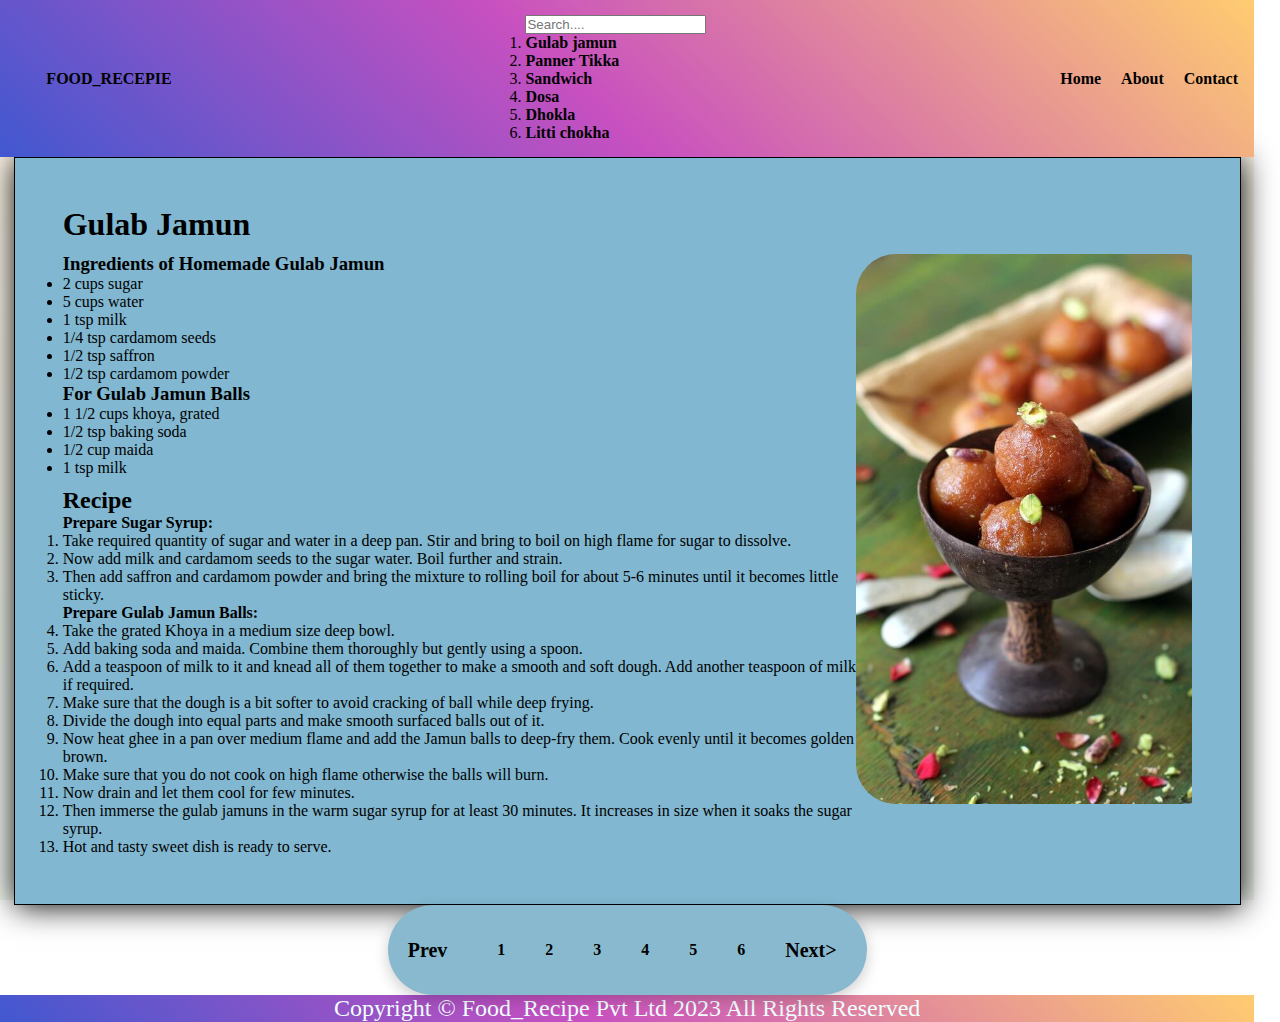
<file: index.html>
<!DOCTYPE html>
<html lang="en">
<head>
    <meta charset="UTF-8">
    <meta name="viewport" content="width=device-width, initial-scale=1.0">
    <title>FOOD_RECEPIE</title>
    <link rel="stylesheet" href="style.css">
    <script>
      function search_recipe() {
        let input = document.getElementById('search').value
        input=input.toLowerCase();
        let x = document.getElementsByClassName('rec');
          
        for (i = 0; i < x.length; i++) { 
            if (!x[i].innerHTML.toLowerCase().includes(input)) {
                x[i].style.display="none";
            }
            else {
                x[i].style.display="list-item";                 
            }
        }
    }
    </script>

</head>
<body>
   <div class="container">
    <header>
      <div class="navContainer">
           <nav>
            <ul id="nav">
                <li>
                  <p id="navLogo">FOOD_RECEPIE</p>
                </li>
                <div>
                   <input type="text" placeholder="Search...." id="search" onkeyup="search_recipe()" name="search">
                   <ol id="Searchbar">
                    <li class="rec"><a href="index.html">Gulab jamun</a></li>
                    <li class="rec"><a href="food.html">Panner Tikka</a></li>
                    <li class="rec"><a href="sandwich.html">Sandwich</a></li>
                    <li class="rec"><a href="Dosa.html">Dosa</a></li>
                    <li class="rec"><a href="Dhokla.html">Dhokla</a></li>
                    <li class="rec"><a href="Liti.html">Litti chokha</a></li>
                   </ol>
                </div>
                <li>
                   <div id="navItems">
                      <a href="index.html">Home</a>
                      <a href="About.html">About</a>
                      <a href="contact.html">Contact</a>
                   </div>
                </li>
            </ul>
            
           </nav>
      </div>
    </header>

    <main>
      <div class="contentbox">
         <section>
            <div class="item">
                <div class="leftBox">
                   <div>
                    <h1>Gulab Jamun</h1>
                    
                   </div>
                   <div>
                    <ul class="ingbox">
                        <h3>Ingredients of Homemade Gulab Jamun</h3>
                        <li>2 cups sugar</li>
                        <li>5 cups water</li>
                        <li>1 tsp milk</li>
                        <li>1/4 tsp cardamom seeds</li>
                        <li>1/2 tsp saffron</li>
                        <li>1/2 tsp cardamom powder</li>
                        <h3>For Gulab Jamun Balls</h3>
                        <li>1 1/2 cups khoya, grated</li>
                        <li>1/2 tsp baking soda</li>
                        <li>1/2 cup maida</li>
                        <li>1 tsp milk</li>
                    </ul>
                </div>
                    <div>
                        <ol class="recbox">
                        <h2>Recipe</h2>
                        <h4>Prepare Sugar Syrup:</h4>
                        <li>Take required quantity of sugar and water in a deep pan. Stir and bring to boil on high flame for sugar to dissolve.</li>
                        <li>Now add milk and cardamom seeds to the sugar water. Boil further and strain.</li>
                        <li>Then add saffron and cardamom powder and bring the mixture to rolling boil for about 5-6 minutes until it becomes little sticky.</li>
                        <h4>Prepare Gulab Jamun Balls:</h4>
                        <li>Take the grated Khoya in a medium size deep bowl.</li>
                        <li>Add baking soda and maida. Combine them thoroughly but gently using a spoon.</li>
                        <li>Add a teaspoon of milk to it and knead all of them together to make a smooth and soft dough. Add another teaspoon of milk if required.</li>
                        <li>Make sure that the dough is a bit softer to avoid cracking of ball while deep frying.</li>
                        <li>Divide the dough into equal parts and make smooth surfaced balls out of it.</li>
                        <li>Now heat ghee in a pan over medium flame and add the Jamun balls to deep-fry them. Cook evenly until it becomes golden brown.</li>
                        <li>Make sure that you do not cook on high flame otherwise the balls will burn.</li>
                        <li>Now drain and let them cool for few minutes.</li>
                        <li>Then immerse the gulab jamuns in the warm sugar syrup for at least 30 minutes. It increases in size when it soaks the sugar syrup.</li>
                        <li>Hot and tasty sweet dish is ready to serve.</li>
                    </ol>
                    </div>
                   
                </div>
                <div class="rightBox">
                  <img src="bread-gulab-jamun-recipe.jpg" alt="gulab jamun">
                  <div class="overlay">
                    <span>Click Here To Buy</span>
                  </div>
                </div>
            </div>
         </section>
      </div>
      <div class="box">
      <ul  class="box1">
        <li><a href="index.html" class="prev">Prev</a></li>
        <li class="pagenumber "><a href="index.html">1</a></li>
        <li class="pagenumber"><a href="food.html">2</a></li>
        <li class="pagenumber"><a href="sandwich.html">3</a></li>
        <li class="pagenumber"><a href="Dosa.html">4</a></li>
        <li class="pagenumber"><a href="Dhokla.html">5</a></li>
        <li class="pagenumber"><a href="Liti.html">6</a></li>
        <li><a href="food.html" class="next">Next></a></li>
      </ul>
    </div>
    </main>
    

    <section>
        <div class="footer">
            <p>Copyright &copy; Food_Recipe Pvt Ltd 2023 All Rights Reserved</p>
        </div>
    </section>
   </div> 
   <script src="http://code.jquery.com/jquery-3.4.1.js"></script>
   <script type="text/javascript">
    $(document).ready(function(){
      $('.next').click(function(){
         $('.box1').find('.pagenumber.active').next().
         addClass('active');
         $('.box1').find('.pagenumber.active').prev().
         removeClass('active');
      })
    })
    $(document).ready(function(){
      $('.prev').click(function(){
         $('.box1').find('.pagenumber.active').prev().
         addClass('active');
         $('.box1').find('.pagenumber.active').next().
         removeClass('active');
      })
    })
  </script>
</body>
</html>
</file>
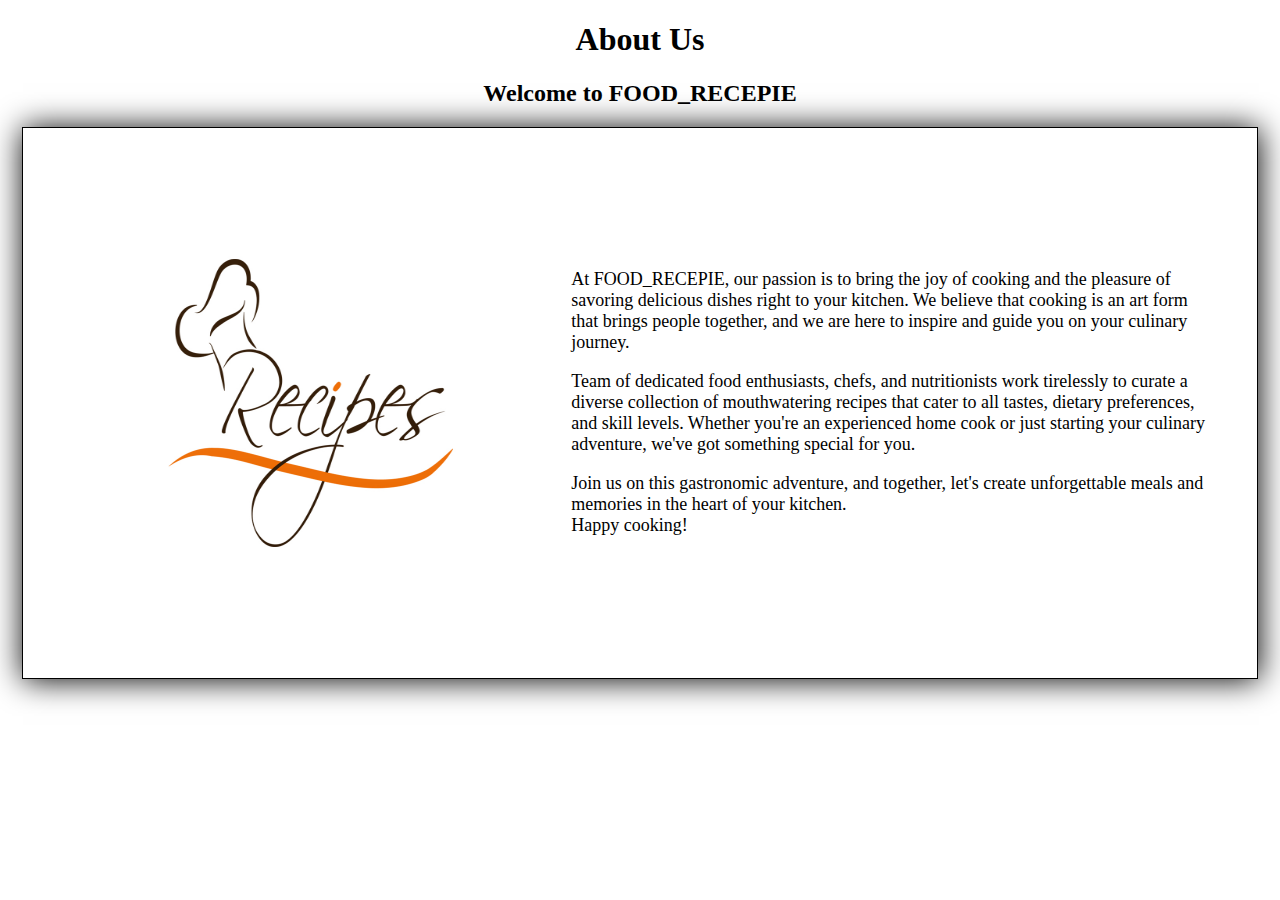
<file: About.html>
<!DOCTYPE html>
<html lang="en">
<head>
    <meta charset="UTF-8">
    <meta name="viewport" content="width=device-width, initial-scale=1.0">
    <title>About us</title>
    <link rel="stylesheet" href="About.css">
</head>
<body>
   <div class="heading">
    <h1>About Us</h1>
    <h2>Welcome to FOOD_RECEPIE</h2>
   </div>
   <div class="container">
    <section class = "about">
        <div class="aboutimage">
           <img src="25224_294121_10150_image.jpg" alt="Image">
        </div>
        <div class="content">
            <p> At FOOD_RECEPIE, our passion is to bring the joy of cooking and the pleasure of savoring delicious dishes right to your kitchen. We believe that cooking is an art form that brings people together, and we are here to inspire and guide you on your culinary journey.</p>

            <p> Team of dedicated food enthusiasts, chefs, and nutritionists work tirelessly to curate a diverse collection of mouthwatering recipes that cater to all tastes, dietary preferences, and skill levels. Whether you're an experienced home cook or just starting your culinary adventure, we've got something special for you.</p>
             <p> Join us on this gastronomic adventure, and together, let's create unforgettable meals and memories in the heart of your kitchen.
                 <br>
                Happy cooking!</p>
        </div>
    </section>
   </div>
</body>
</html>
</file>
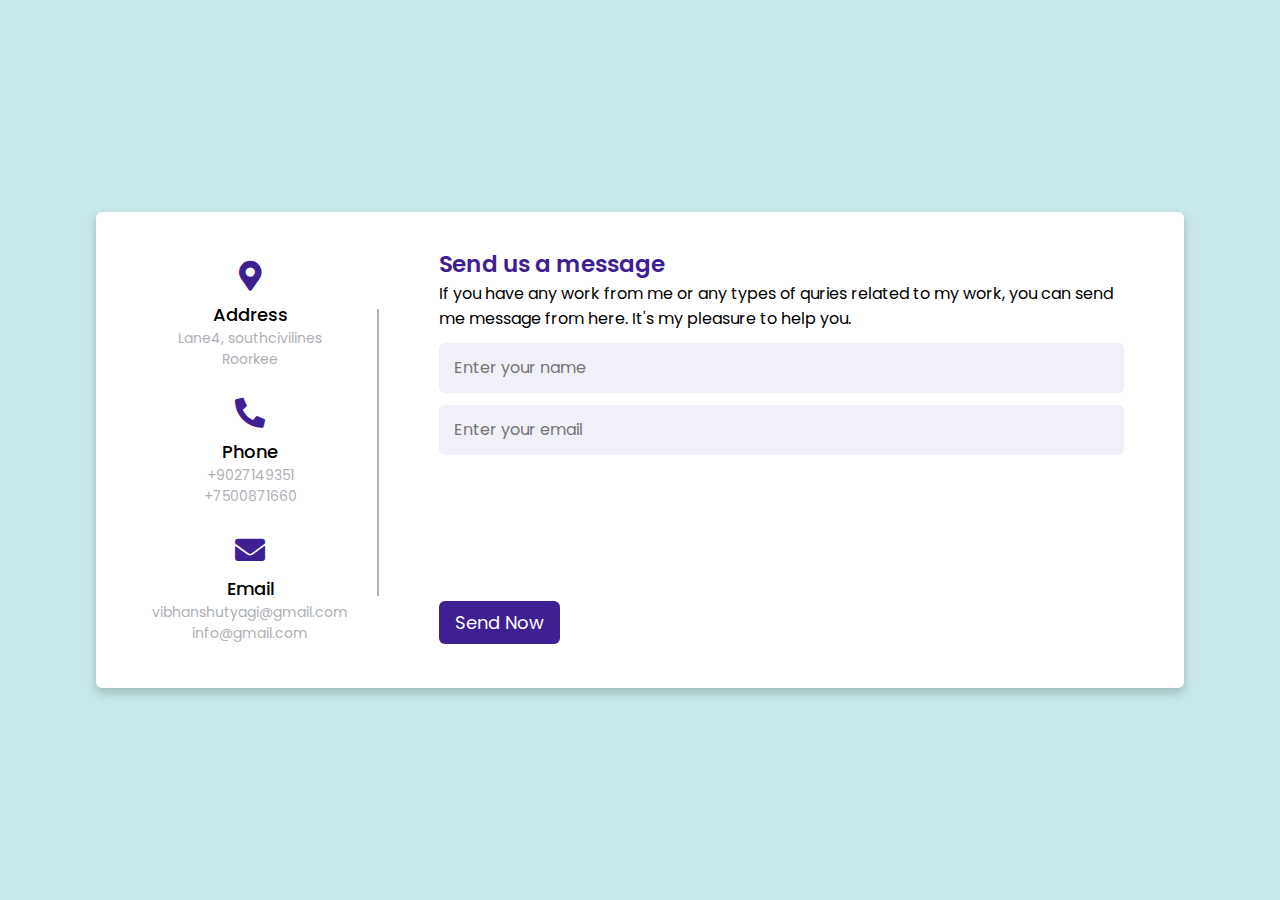
<file: contact.html>
<!DOCTYPE html>
<html lang="en" dir="ltr">
  <head>
    <meta charset="UTF-8">
    <title> Responsive Contact Us Form  | FOOD_RECEPIE</title>
    <link rel="stylesheet" href="contact.css">
    <!-- Fontawesome CDN Link -->
    <link rel="stylesheet" href="https://cdnjs.cloudflare.com/ajax/libs/font-awesome/5.15.2/css/all.min.css"/>
     <meta name="viewport" content="width=device-width, initial-scale=1.0">
   </head>
<body>
  <div class="container">
    <div class="content">
      <div class="left-side">
        <div class="address details">
          <i class="fas fa-map-marker-alt"></i>
          <div class="topic">Address</div>
          <div class="text-one">Lane4, southcivilines</div>
          <div class="text-two">Roorkee</div>
        </div>
        <div class="phone details">
          <i class="fas fa-phone-alt"></i>
          <div class="topic">Phone</div>
          <div class="text-one">+9027149351</div>
          <div class="text-two">+7500871660</div>
        </div>
        <div class="email details">
          <i class="fas fa-envelope"></i>
          <div class="topic">Email</div>
          <div class="text-one">vibhanshutyagi@gmail.com</div>
          <div class="text-two">info@gmail.com</div>
        </div>
      </div>
      <div class="right-side">
        <div class="topic-text">Send us a message</div>
        <p>If you have any work from me or any types of quries related to my work, you can send me message from here. It's my pleasure to help you.</p>
      <form action="#">
        <div class="input-box">
          <input type="text" id="txtname" placeholder="Enter your name">
        </div>
        <div class="input-box">
          <input type="text" id="txtEmail" placeholder="Enter your email">
        </div>
        <div class="input-box message-box">
          
        </div>
        <div class="button">
          <input type="button" value="Send Now" onclick="saveFile()" />
        </div>
      </form>
    </div>
    </div>
  </div>
</body>
</html>

<script>
    // Script to save the form data in a text file.
  
    function saveFile() {
      var e = document.getElementById("txtname"),
          n = document.getElementById("txtEmail"),
          l = "\r Name: " + e.value +
          " \r\n Email: " + n.value,
          d = new Blob([l], { type: "text/plain" }),
          m = document.createElement("a");
      m.download = "formData.txt",
      window.navigator && window.navigator.msSaveOrOpenBlob ? window.navigator.msSaveBlob(d, "formData.txt") : (null != window.webkitURL ? m.href = window.webkitURL.createObjectURL(d) : (m.href = window.URL.createObjectURL(d),
      m.style.display = "none",
      document.body.appendChild(m)), 
      m.click())
    }
</script>
</file>
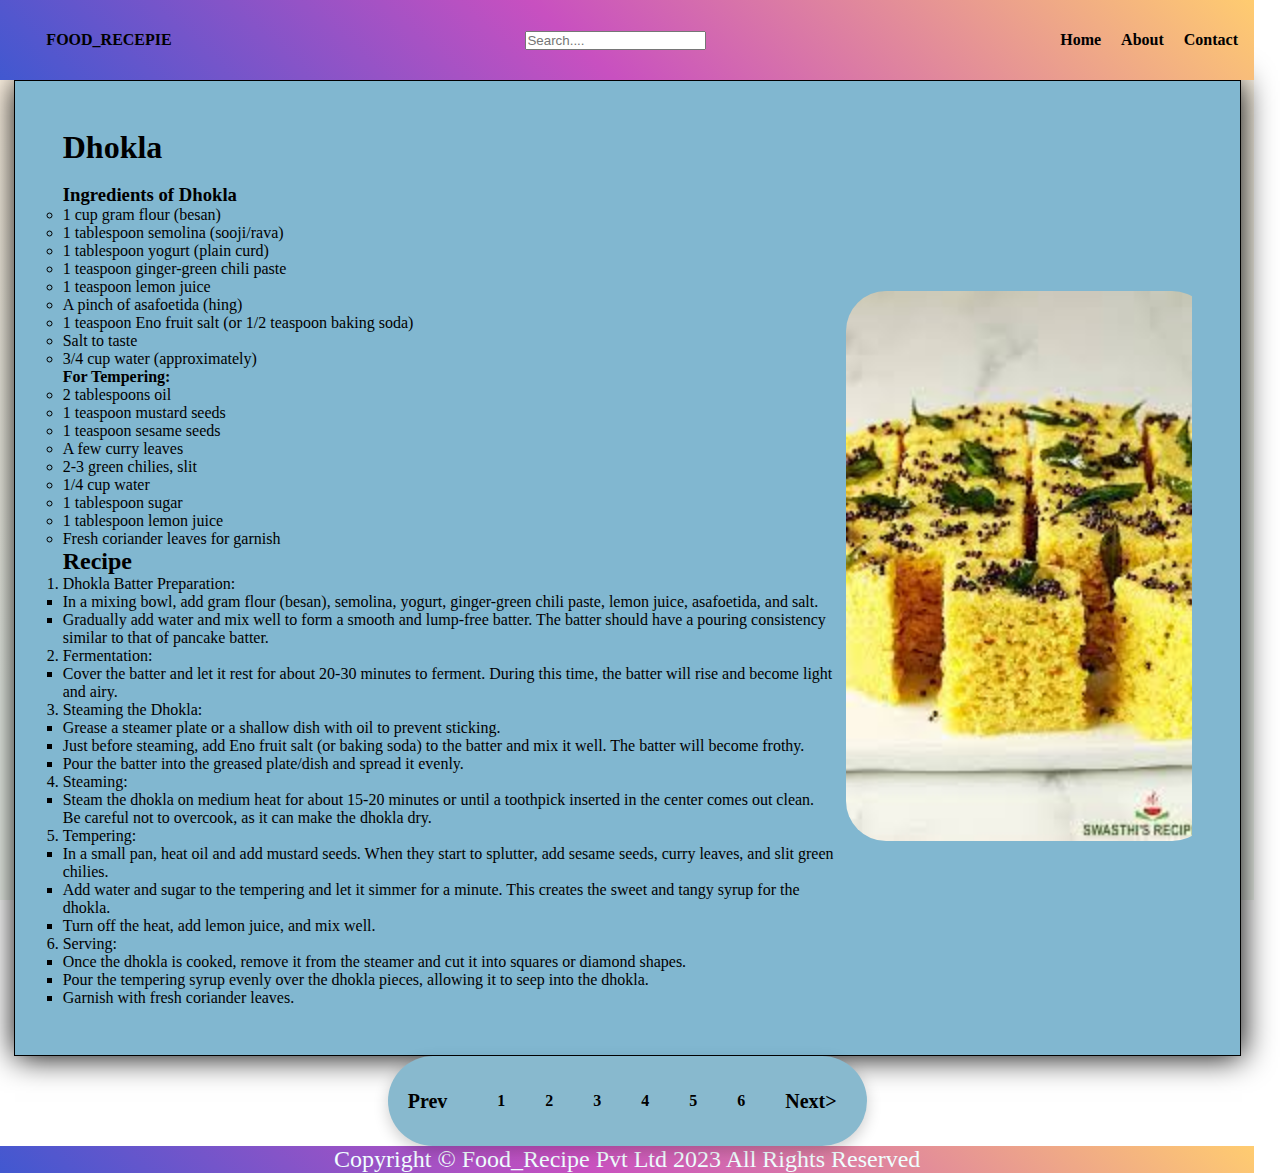
<file: Dhokla.html>
<!DOCTYPE html>
<html lang="en">
<head>
    <meta charset="UTF-8">
    <meta name="viewport" content="width=device-width, initial-scale=1.0">
    <title>FOOD_RECEPIE</title>
    <link rel="stylesheet" href="style.css">

</head>
<body>
   <div class="container">
    <header>
      <div class="navContainer">
           <nav>
            <ul id="nav">
                <li>
                  <p id="navLogo">FOOD_RECEPIE</p>
                </li>
                <div>
                   <input type="text" placeholder="Search...." class="search">
                </div>
                <li>
                   <div id="navItems">
                      <a href="index.html">Home</a>
                      <a href="About.html">About</a>
                      <a href="contact.html">Contact</a>
                   </div>
                </li>
            </ul>
            
           </nav>
      </div>
    </header>

    <main>
      <div class="contentbox">
         <section>
            <div class="item">
                <div class="leftBox1">
                   <div>
                    <h1> Dhokla </h1>
                  
                   </div>
                   <div>
                    <br>
                    <ul class="ingbox1">
                        <h3>Ingredients of Dhokla </h3>
                          <ul>
                            <li>1 cup gram flour (besan)</li>
                            <li>1 tablespoon semolina (sooji/rava)</li>
                            <li>1 tablespoon yogurt (plain curd)</li>
                            <li>1 teaspoon ginger-green chili paste</li>
                            <li>1 teaspoon lemon juice</li>
                            <li>A pinch of asafoetida (hing)</li>
                            <li>1 teaspoon Eno fruit salt (or 1/2 teaspoon baking soda)</li>
                            <li>Salt to taste</li>
                            <li>3/4 cup water (approximately)</li>
                          </ul>
                        
                          <h4>For Tempering:</h4>
                          <ul>
                            <li>2 tablespoons oil</li>
                            <li>1 teaspoon mustard seeds</li>
                            <li>1 teaspoon sesame seeds</li>
                            <li>A few curry leaves</li>
                            <li>2-3 green chilies, slit</li>
                            <li>1/4 cup water</li>
                            <li>1 tablespoon sugar</li>
                            <li>1 tablespoon lemon juice</li>
                            <li>Fresh coriander leaves for garnish</li>
                          </ul>
                    
                    </ul>
                </div>
                    <div>
                        <ol class="recbox1">
                        <h2>Recipe</h2>
                        <ol>
                            <li>Dhokla Batter Preparation:
                              <ul>
                                <li>In a mixing bowl, add gram flour (besan), semolina, yogurt, ginger-green chili paste, lemon juice, asafoetida, and salt.</li>
                                <li>Gradually add water and mix well to form a smooth and lump-free batter. The batter should have a pouring consistency <br> similar to that of pancake batter.</li>
                              </ul>
                            </li>
                        
                            <li>Fermentation:
                              <ul>
                                <li>Cover the batter and let it rest for about 20-30 minutes to ferment. During this time, the batter will rise and become light and airy.</li>
                              </ul>
                            </li>
                        
                            <li>Steaming the Dhokla:
                              <ul>
                                <li>Grease a steamer plate or a shallow dish with oil to prevent sticking.</li>
                                <li>Just before steaming, add Eno fruit salt (or baking soda) to the batter and mix it well. The batter will become frothy.</li>
                                <li>Pour the batter into the greased plate/dish and spread it evenly.</li>
                              </ul>
                            </li>
                        
                            <li>Steaming:
                              <ul>
                                <li>Steam the dhokla on medium heat for about 15-20 minutes or until a toothpick inserted in the center comes out clean. <br> Be careful not to overcook, as it can make the dhokla dry.</li>
                              </ul>
                            </li>
                        
                            <li>Tempering:
                              <ul>
                                <li>In a small pan, heat oil and add mustard seeds. When they start to splutter, add sesame seeds, curry leaves, and slit green chilies.</li>
                                <li>Add water and sugar to the tempering and let it simmer for a minute. This creates the sweet and tangy syrup for the dhokla.</li>
                                <li>Turn off the heat, add lemon juice, and mix well.</li>
                              </ul>
                            </li>
                        
                            <li>Serving:
                              <ul>
                                <li>Once the dhokla is cooked, remove it from the steamer and cut it into squares or diamond shapes.</li>
                                <li>Pour the tempering syrup evenly over the dhokla pieces, allowing it to seep into the dhokla.</li>
                                <li>Garnish with fresh coriander leaves.</li>
                              </ul>
                            </li>
                          </ol>
                    </ol>
                    </div>
                   
                </div>
                <div class="rightBox">
                  <img src="DG.html" alt="gulab jamun">
                  <div class="overlay">
                    <span>Click Here To Buy</span>
                  </div>
                </div>
            </div>
         </section>
      </div>
      <div class="box">
      <ul  class="box1">
        <li><a href="Dosa.html" class="prev">Prev</a></li>
        <li class="pagenumber "><a href="index.html">1</a></li>
        <li class="pagenumber"><a href="food.html">2</a></li>
        <li class="pagenumber"><a href="sandwich.html">3</a></li>
        <li class="pagenumber"><a href="Dosa.html">4</a></li>
        <li class="pagenumber"><a href="Dhokla.html">5</a></li>
        <li class="pagenumber"><a href="Liti.html">6</a></li>
        <li><a href="sandwich.html" class="next">Next></a></li>
      </ul>
    </div>
    </main>
    

    <section>
        <div class="footer">
            <p>Copyright &copy; Food_Recipe Pvt Ltd 2023 All Rights Reserved</p>
        </div>
    </section>
   </div> 
</body>
</html>
</file>
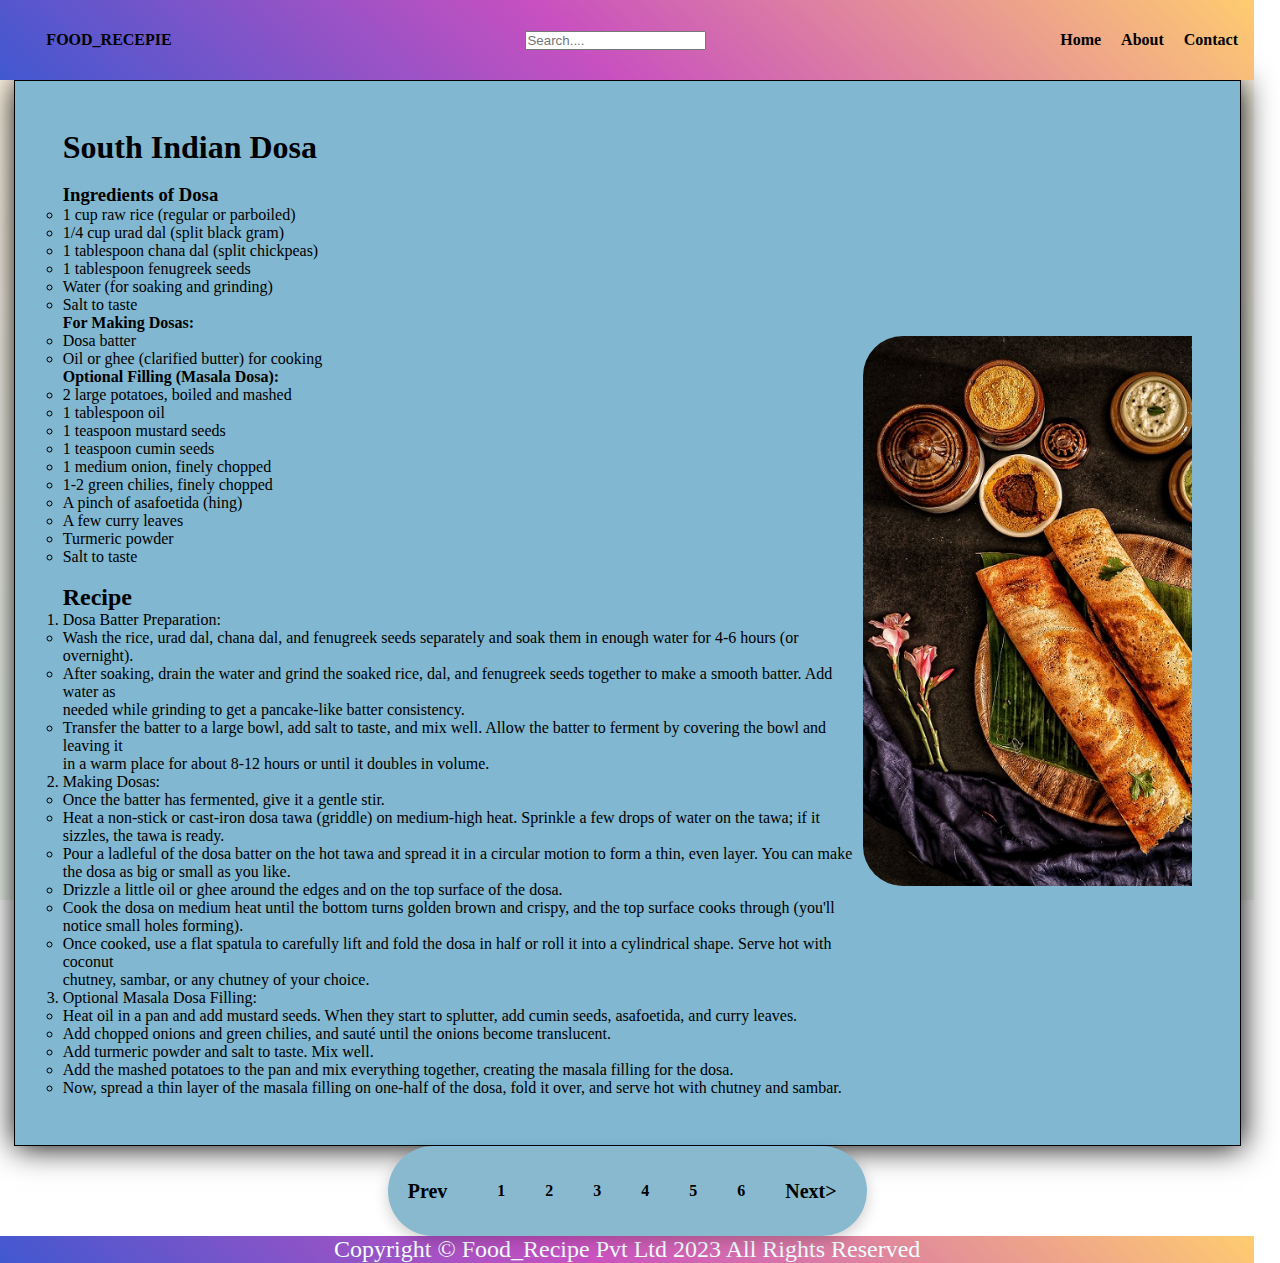
<file: Dosa.html>
<!DOCTYPE html>
<html lang="en">
<head>
    <meta charset="UTF-8">
    <meta name="viewport" content="width=device-width, initial-scale=1.0">
    <title>FOOD_RECEPIE</title>
    <link rel="stylesheet" href="style.css">

</head>
<body>
   <div class="container">
    <header>
      <div class="navContainer">
           <nav>
            <ul id="nav">
                <li>
                  <p id="navLogo">FOOD_RECEPIE</p>
                </li>
                <div>
                   <input type="text" placeholder="Search...." class="search">
                </div>
                <li>
                   <div id="navItems">
                      <a href="index.html">Home</a>
                      <a href="About.html">About</a>
                      <a href="contact.html">Contact</a>
                   </div>
                </li>
            </ul>
            
           </nav>
      </div>
    </header>

    <main>
      <div class="contentbox">
         <section>
            <div class="item">
                <div class="leftBox2">
                   <div>
                    <h1> South Indian Dosa </h1>
                  
                   </div>
                   <div>
                    <br>
                    <ul class="ingbox2">
                        <h3>Ingredients of Dosa </h3>
                        <ul>
                            <li>1 cup raw rice (regular or parboiled)</li>
                            <li>1/4 cup urad dal (split black gram)</li>
                            <li>1 tablespoon chana dal (split chickpeas)</li>
                            <li>1 tablespoon fenugreek seeds</li>
                            <li>Water (for soaking and grinding)</li>
                            <li>Salt to taste</li>
                          </ul>
                        
                          <h4>For Making Dosas:</h4>
                          <ul>
                            <li>Dosa batter</li>
                            <li>Oil or ghee (clarified butter) for cooking</li>
                          </ul>
                        
                          <h4>Optional Filling (Masala Dosa):</h4>
                          <ul>
                            <li>2 large potatoes, boiled and mashed</li>
                            <li>1 tablespoon oil</li>
                            <li>1 teaspoon mustard seeds</li>
                            <li>1 teaspoon cumin seeds</li>
                            <li>1 medium onion, finely chopped</li>
                            <li>1-2 green chilies, finely chopped</li>
                            <li>A pinch of asafoetida (hing)</li>
                            <li>A few curry leaves</li>
                            <li>Turmeric powder</li>
                            <li>Salt to taste</li>
                          </ul>
                </div>
                    <div>
                        <ol class="recbox2">
                        <br>
                        <h2>Recipe</h2>
                        
                            <li>Dosa Batter Preparation:
                              <ul>
                                <li>Wash the rice, urad dal, chana dal, and fenugreek seeds separately and soak them in enough water for 4-6 hours (or overnight).</li>
                                <li>After soaking, drain the water and grind the soaked rice, dal, and fenugreek seeds together to make a smooth batter. Add water as <br> needed while grinding to get a pancake-like batter consistency.</li>
                                <li>Transfer the batter to a large bowl, add salt to taste, and mix well. Allow the batter to ferment by covering the bowl and leaving it <br> in a warm place for about  8-12 hours or until it doubles in volume.</li>
                              </ul>
                            </li>
                            
                            <li>Making Dosas:
                              <ul>
                                <li>Once the batter has fermented, give it a gentle stir.</li>
                                <li>Heat a non-stick or cast-iron dosa tawa (griddle) on medium-high heat. Sprinkle a few drops of water on the tawa; if it sizzles, the tawa is ready.</li>
                                <li>Pour a ladleful of the dosa batter on the hot tawa and spread it in a circular motion to form a thin, even layer. You can make the dosa as big or small as you like.</li>
                                <li>Drizzle a little oil or ghee around the edges and on the top surface of the dosa.</li>
                                <li>Cook the dosa on medium heat until the bottom turns golden brown and crispy, and the top surface cooks through (you'll notice small holes forming).</li>
                                <li>Once cooked, use a flat spatula to carefully lift and fold the dosa in half or roll it into a cylindrical shape. Serve hot with coconut <br> chutney, sambar, or any chutney of your choice.</li>
                              </ul>
                            </li>
                            
                            <li>Optional Masala Dosa Filling:
                              <ul>
                                <li>Heat oil in a pan and add mustard seeds. When they start to splutter, add cumin seeds, asafoetida, and curry leaves.</li>
                                <li>Add chopped onions and green chilies, and sauté until the onions become translucent.</li>
                                <li>Add turmeric powder and salt to taste. Mix well.</li>
                                <li>Add the mashed potatoes to the pan and mix everything together, creating the masala filling for the dosa.</li>
                                <li>Now, spread a thin layer of the masala filling on one-half of the dosa, fold it over, and serve hot with chutney and sambar.</li>
                              </ul>
                            </li>
                    </ol>
                    </div>
                   
                </div>
                <div class="rightBox">
                  <img src="SID.jpg" alt="gulab jamun">
                  <div class="overlay">
                    <span>Click Here To Buy</span>
                  </div>
                </div>
            </div>
         </section>
      </div>
      <div class="box">
      <ul  class="box1">
        <li><a href="food.html" class="prev">Prev</a></li>
        <li class="pagenumber "><a href="index.html">1</a></li>
        <li class="pagenumber"><a href="food.html">2</a></li>
        <li class="pagenumber"><a href="sandwich.html">3</a></li>
        <li class="pagenumber"><a href="Dosa.html">4</a></li>
        <li class="pagenumber"><a href="Dhokla.html">5</a></li>
        <li class="pagenumber"><a href="Liti.html">6</a></li>
        <li><a href="Dhokla.html" class="next">Next></a></li>
      </ul>
    </div>
    </main>
    

    <section>
        <div class="footer">
            <p>Copyright &copy; Food_Recipe Pvt Ltd 2023 All Rights Reserved</p>
        </div>
    </section>
   </div> 
</body>
</html>
</file>
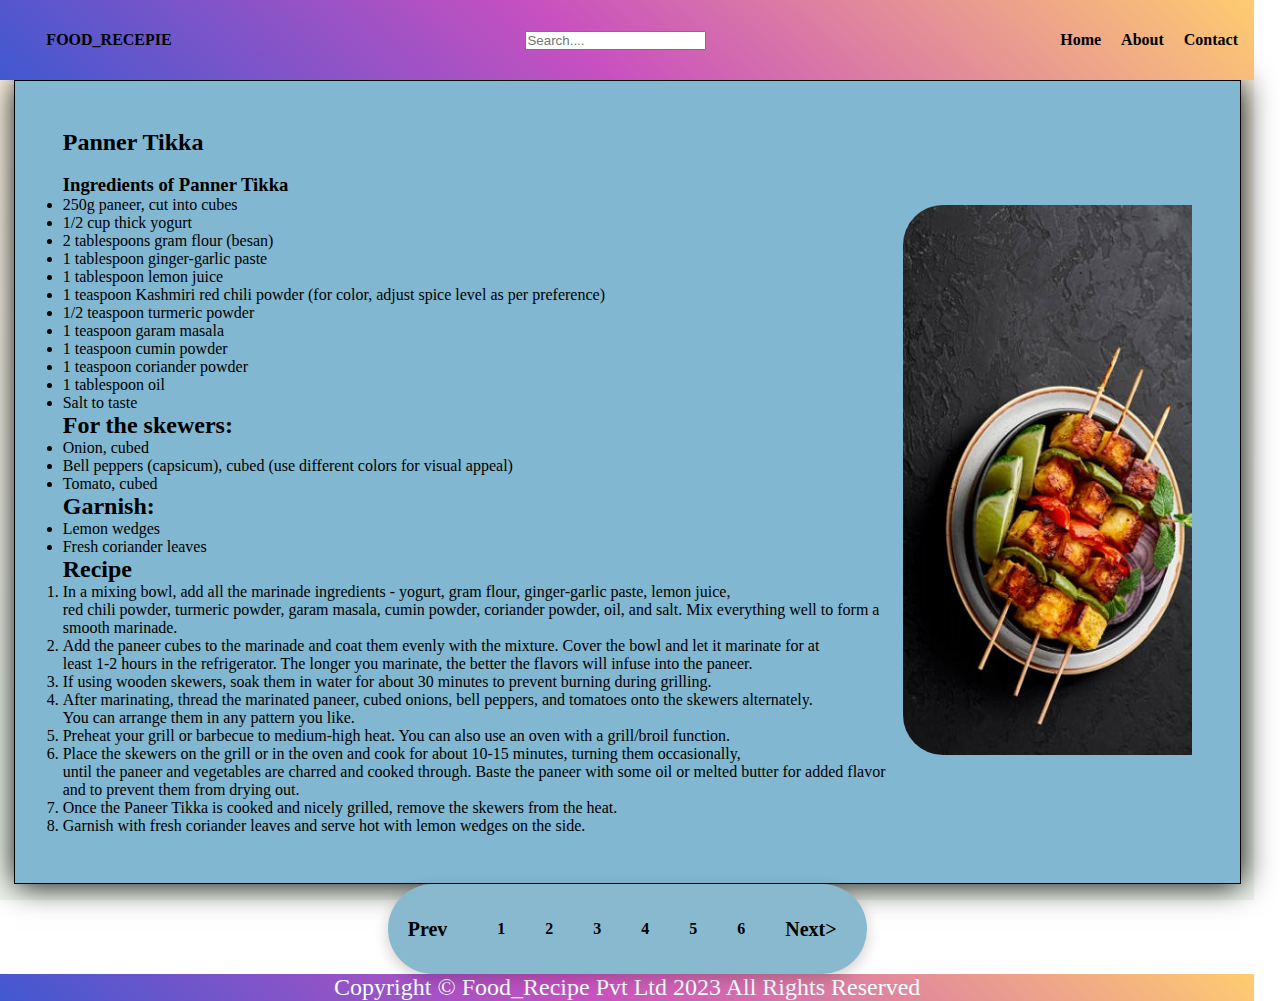
<file: food.html>
<!DOCTYPE html>
<html lang="en">
<head>
    <meta charset="UTF-8">
    <meta name="viewport" content="width=device-width, initial-scale=1.0">
    <title>FOOD_RECEPIE</title>
    <link rel="stylesheet" href="style.css">

</head>
<body>
   <div class="container">
    <header>
      <div class="navContainer">
           <nav>
            <ul id="nav">
                <li>
                  <p id="navLogo">FOOD_RECEPIE</p>
                </li>
                <div>
                   <input type="text" placeholder="Search...." class="search">
                </div>
                <li>
                   <div id="navItems">
                      <a href="index.html">Home</a>
                      <a href="About.html">About</a>
                      <a href="contact.html">Contact</a>
                   </div>
                </li>
            </ul>
            
           </nav>
      </div>
    </header>

    <main>
      <div class="contentbox">
         <section>
            <div class="item">
                <div class="leftBox1">
                   <div>
                    <h2>Panner Tikka </h2>
                  
                   </div>
                   <div>
                    <br>
                    <ul class="ingbox1">
                        <h3>Ingredients of Panner Tikka </h3>
                        <li>250g paneer, cut into cubes</li>
                        <li>1/2 cup thick yogurt</li>
                         <li>2 tablespoons gram flour (besan)</li>
                        <li>1 tablespoon ginger-garlic paste</li>
                        <li>1 tablespoon lemon juice</li>
                        <li>1 teaspoon Kashmiri red chili powder (for color, adjust spice level as per preference)</li>
                        <li>1/2 teaspoon turmeric powder</li>
                        <li>1 teaspoon garam masala</li>
                        <li>1 teaspoon cumin powder</li>
                        <li>1 teaspoon coriander powder</li>
                        <li>1 tablespoon oil</li>
                        <li>Salt to taste</li>
                    </ul>
                    <h2>For the skewers:</h2>
                    <ul>
                      <li>Onion, cubed</li>
                      <li>Bell peppers (capsicum), cubed (use different colors for visual appeal)</li>
                      <li>Tomato, cubed</li>
                    </ul>
                  
                    <h2>Garnish:</h2>
                    <ul>
                      <li>Lemon wedges</li>
                      <li>Fresh coriander leaves</li>
                    </ul>
                </div>
                    <div>
                        <ol class="recbox1">
                        <h2>Recipe</h2>
                        <li>In a mixing bowl, add all the marinade ingredients - yogurt, gram flour, ginger-garlic paste, lemon juice,<br> red chili powder, turmeric powder, garam masala, cumin powder, coriander powder, oil, and salt. Mix everything well to form a smooth marinade.</li>
                        <li>Add the paneer cubes to the marinade and coat them evenly with the mixture. Cover the bowl and let it marinate for at <br> least 1-2 hours in the refrigerator. The longer you marinate, the better the flavors will infuse into the paneer.</li>
                        <li>If using wooden skewers, soak them in water for about 30 minutes to prevent burning during grilling.</li>
                        <li>After marinating, thread the marinated paneer, cubed onions, bell peppers, and tomatoes onto the skewers alternately. <br> You can arrange them in any pattern you like.</li>
                        <li>Preheat your grill or barbecue to medium-high heat. You can also use an oven with a grill/broil function.</li>
                        <li>Place the skewers on the grill or in the oven and cook for about 10-15 minutes, turning them occasionally, <br> until the paneer and vegetables are charred and cooked through. Baste the paneer with some oil or melted butter for added flavor and to prevent them from drying out.</li>
                        <li>Once the Paneer Tikka is cooked and nicely grilled, remove the skewers from the heat.</li>
                        <li>Garnish with fresh coriander leaves and serve hot with lemon wedges on the side.</li>
                    </ol>
                    </div>
                   
                </div>
                <div class="rightBox">
                  <img src="PT.jpg" alt="gulab jamun">
                  <div class="overlay">
                    <span>Click Here To Buy</span>
                  </div>
                </div>
            </div>
         </section>
      </div>
      <div class="box">
      <ul  class="box1">
        <li><a href="index.html" class="prev">Prev</a></li>
        <li class="pagenumber "><a href="index.html">1</a></li>
        <li class="pagenumber"><a href="food.html">2</a></li>
        <li class="pagenumber"><a href="sandwich.html">3</a></li>
        <li class="pagenumber"><a href="Dosa.html">4</a></li>
        <li class="pagenumber"><a href="Dhokla.html">5</a></li>
        <li class="pagenumber"><a href="Liti.html">6</a></li>
        <li><a href="sandwich.html" class="next">Next></a></li>
      </ul>
    </div>
    </main>
    

    <section>
        <div class="footer">
            <p>Copyright &copy; Food_Recipe Pvt Ltd 2023 All Rights Reserved</p>
        </div>
    </section>
   </div> 
</body>
</html>
</file>
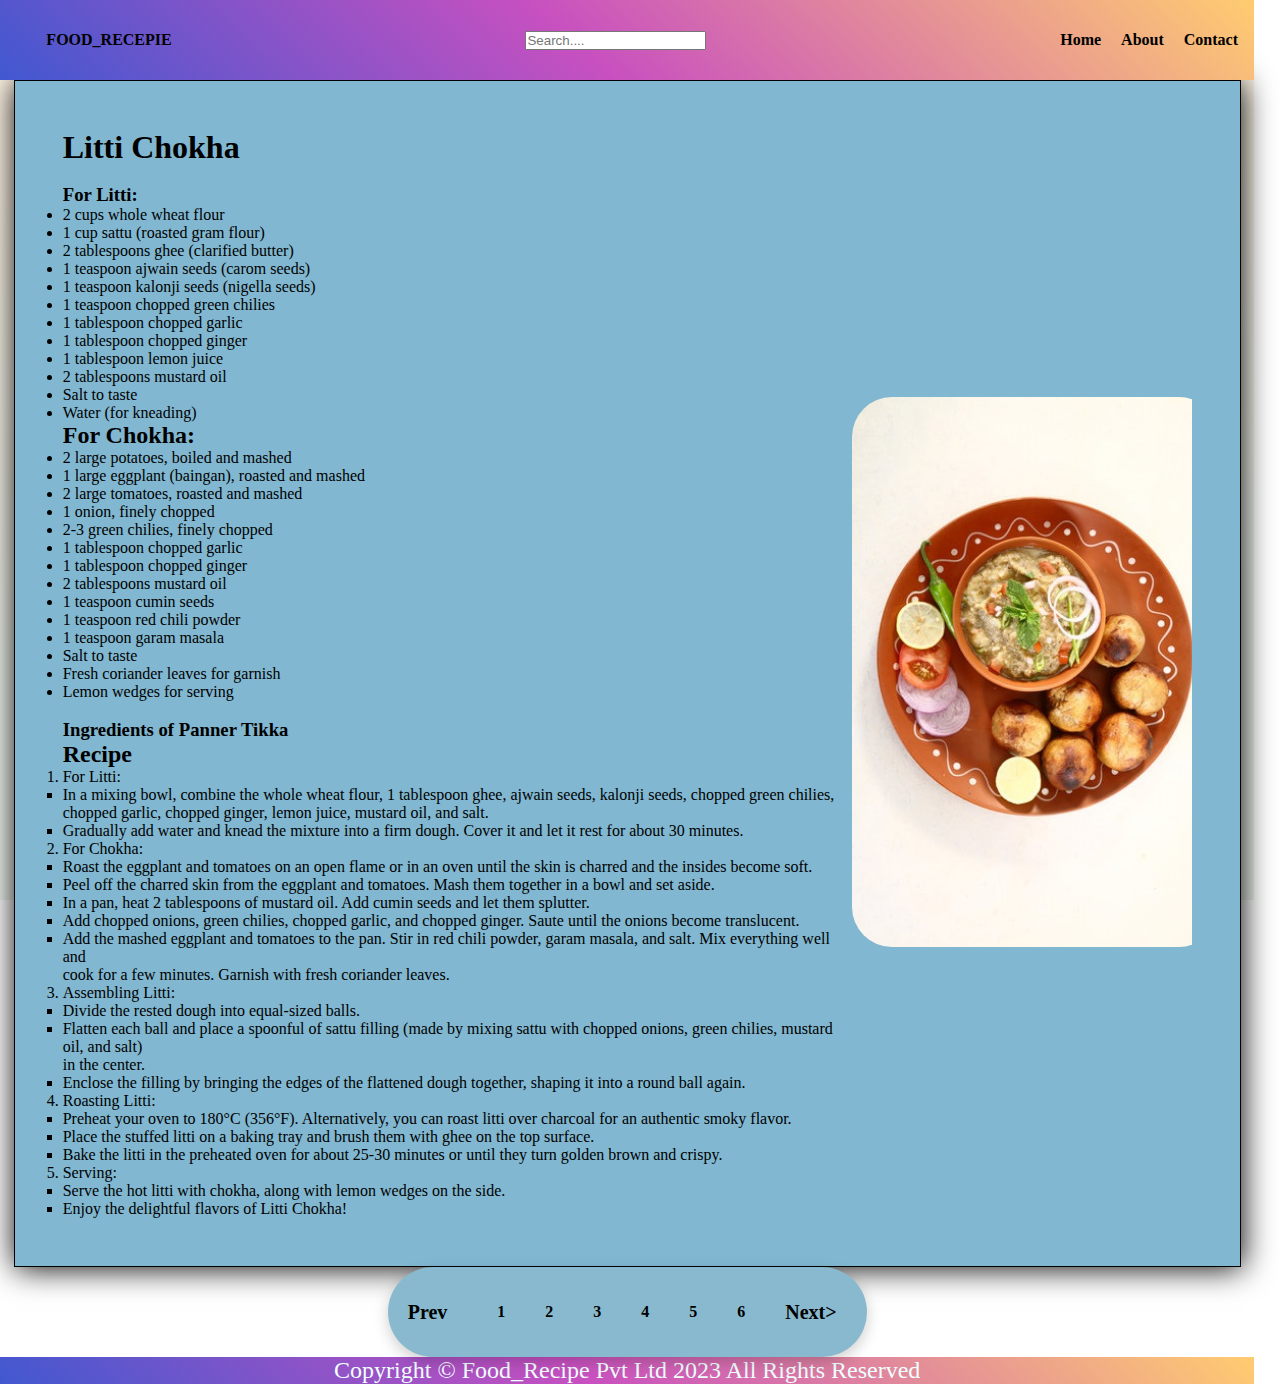
<file: Liti.html>
<!DOCTYPE html>
<html lang="en">
<head>
    <meta charset="UTF-8">
    <meta name="viewport" content="width=device-width, initial-scale=1.0">
    <title>FOOD_RECEPIE</title>
    <link rel="stylesheet" href="style.css">

</head>
<body>
   <div class="container">
    <header>
      <div class="navContainer">
           <nav>
            <ul id="nav">
                <li>
                  <p id="navLogo">FOOD_RECEPIE</p>
                </li>
                <div>
                   <input type="text" placeholder="Search...." class="search">
                </div>
                <li>
                   <div id="navItems">
                      <a href="index.html">Home</a>
                      <a href="About.html">About</a>
                      <a href="contact.html">Contact</a>
                   </div>
                </li>
            </ul>
            
           </nav>
      </div>
    </header>

    <main>
      <div class="contentbox">
         <section>
            <div class="item">
                <div class="leftBox1">
                   <div>
                    <h1>Litti Chokha</h1>
                    <br>
                    <h3>For Litti:</h3>
                    <ul>
                      <li>2 cups whole wheat flour</li>
                      <li>1 cup sattu (roasted gram flour)</li>
                      <li>2 tablespoons ghee (clarified butter)</li>
                      <li>1 teaspoon ajwain seeds (carom seeds)</li>
                      <li>1 teaspoon kalonji seeds (nigella seeds)</li>
                      <li>1 teaspoon chopped green chilies</li>
                      <li>1 tablespoon chopped garlic</li>
                      <li>1 tablespoon chopped ginger</li>
                      <li>1 tablespoon lemon juice</li>
                      <li>2 tablespoons mustard oil</li>
                      <li>Salt to taste</li>
                      <li>Water (for kneading)</li>
                    </ul>
                  
                    <h2>For Chokha:</h2>
                    <ul>
                      <li>2 large potatoes, boiled and mashed</li>
                      <li>1 large eggplant (baingan), roasted and mashed</li>
                      <li>2 large tomatoes, roasted and mashed</li>
                      <li>1 onion, finely chopped</li>
                      <li>2-3 green chilies, finely chopped</li>
                      <li>1 tablespoon chopped garlic</li>
                      <li>1 tablespoon chopped ginger</li>
                      <li>2 tablespoons mustard oil</li>
                      <li>1 teaspoon cumin seeds</li>
                      <li>1 teaspoon red chili powder</li>
                      <li>1 teaspoon garam masala</li>
                      <li>Salt to taste</li>
                      <li>Fresh coriander leaves for garnish</li>
                      <li>Lemon wedges for serving</li>
                    </ul>
                  
                   </div>
                   <div>
                    <br>
                    <ul class="ingbox1">
                        <h3>Ingredients of Panner Tikka </h3>
                        
                </div>
                    <div>
                        <ol class="recbox1">
                        <h2>Recipe</h2>
                        <ol>
                            <li>For Litti:
                              <ul>
                                <li>In a mixing bowl, combine the whole wheat flour, 1 tablespoon ghee, ajwain seeds, kalonji seeds, chopped green chilies, <br> chopped garlic, chopped ginger, lemon juice, mustard oil, and salt.</li>
                                <li>Gradually add water and knead the mixture into a firm dough. Cover it and let it rest for about 30 minutes.</li>
                              </ul>
                            </li>
                        
                            <li>For Chokha:
                              <ul>
                                <li>Roast the eggplant and tomatoes on an open flame or in an oven until the skin is charred and the insides become soft.</li>
                                <li>Peel off the charred skin from the eggplant and tomatoes. Mash them together in a bowl and set aside.</li>
                                <li>In a pan, heat 2 tablespoons of mustard oil. Add cumin seeds and let them splutter.</li>
                                <li>Add chopped onions, green chilies, chopped garlic, and chopped ginger.  Saute until the onions become translucent.</li>
                                <li>Add the mashed eggplant and tomatoes to the pan. Stir in red chili powder, garam masala, and salt. Mix everything well and <br> cook for a few minutes. Garnish with fresh coriander leaves.</li>
                              </ul>
                            </li>
                        
                            <li>Assembling Litti:
                              <ul>
                                <li>Divide the rested dough into equal-sized balls.</li>
                                <li>Flatten each ball and place a spoonful of sattu filling (made by mixing sattu with chopped onions, green chilies, mustard oil, and salt) <br> in the center.</li>
                                <li>Enclose the filling by bringing the edges of the flattened dough together, shaping it into a round ball again.</li>
                              </ul>
                            </li>
                        
                            <li>Roasting Litti:
                              <ul>
                                <li>Preheat your oven to 180°C (356°F). Alternatively, you can roast litti over charcoal for an authentic smoky flavor.</li>
                                <li>Place the stuffed litti on a baking tray and brush them with ghee on the top surface.</li>
                                <li>Bake the litti in the preheated oven for about 25-30 minutes or until they turn golden brown and crispy.</li>
                              </ul>
                            </li>
                        
                            <li>Serving:
                              <ul>
                                <li>Serve the hot litti with chokha, along with lemon wedges on the side.</li>
                                <li>Enjoy the delightful flavors of Litti Chokha!</li>
                              </ul>
                            </li>
                          </ol>
                    </ol>
                    </div>
                   
                </div>
                <div class="rightBox">
                  <img src="LC.jpg" alt="Litti Choka">
                  <div class="overlay">
                    <span>Click Here To Buy</span>
                  </div>
                </div>
            </div>
         </section>
      </div>
      <div class="box">
      <ul  class="box1">
        <li><a href="Dhokla.html" class="prev">Prev</a></li>
        <li class="pagenumber "><a href="index.html">1</a></li>
        <li class="pagenumber"><a href="food.html">2</a></li>
        <li class="pagenumber"><a href="sandwich.html">3</a></li>
        <li class="pagenumber"><a href="Dosa.html">4</a></li>
        <li class="pagenumber"><a href="Dhokla.html">5</a></li>
        <li class="pagenumber"><a href="Liti.html">6</a></li>
        <li><a href="Liti.html" class="next">Next></a></li>
      </ul>
    </div>
    </main>
    

    <section>
        <div class="footer">
            <p>Copyright &copy; Food_Recipe Pvt Ltd 2023 All Rights Reserved</p>
        </div>
    </section>
   </div> 
</body>
</html>
</file>
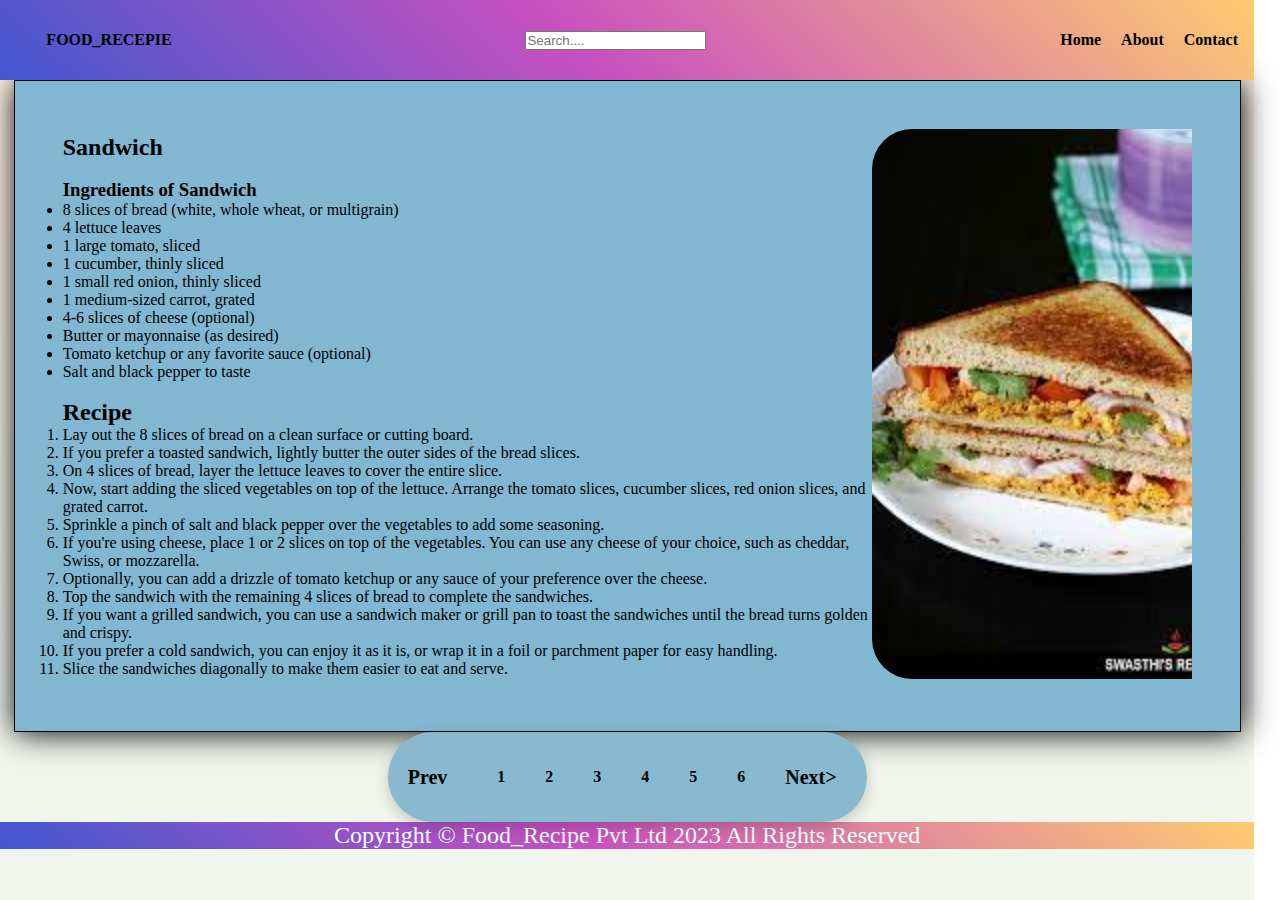
<file: sandwich.html>
<!DOCTYPE html>
<html lang="en">
<head>
    <meta charset="UTF-8">
    <meta name="viewport" content="width=device-width, initial-scale=1.0">
    <title>FOOD_RECEPIE</title>
    <link rel="stylesheet" href="style.css">

</head>
<body>
   <div class="container">
    <header>
      <div class="navContainer">
           <nav>
            <ul id="nav">
                <li>
                  <p id="navLogo">FOOD_RECEPIE</p>
                </li>
                <div>
                   <input type="text" placeholder="Search...." class="search">
                </div>
                <li>
                   <div id="navItems">
                      <a href="index.html">Home</a>
                      <a href="About.html">About</a>
                      <a href="contact.html">Contact</a>
                   </div>
                </li>
            </ul>
            
           </nav>
      </div>
    </header>

    <main>
      <div class="contentbox">
         <section>
            <div class="item">
                <div class="leftBox2">
                   <div>
                    <h2> Sandwich </h2>
                  
                   </div>
                   <div>
                    <br>
                    <ul class="ingbox2">
                        <h3>Ingredients of Sandwich </h3>
                        <li>8 slices of bread (white, whole wheat, or multigrain)</li>
                        <li>4 lettuce leaves</li>
                        <li>1 large tomato, sliced</li>
                        <li>1 cucumber, thinly sliced</li>
                        <li>1 small red onion, thinly sliced</li>
                        <li>1 medium-sized carrot, grated</li>
                        <li>4-6 slices of cheese (optional)</li>
                        <li>Butter or mayonnaise (as desired)</li>
                        <li>Tomato ketchup or any favorite sauce (optional)</li>
                        <li>Salt and black pepper to taste</li>
                </div>
                    <div>
                        <ol class="recbox2">
                        <br>
                        <h2>Recipe</h2>
                        <li>Lay out the 8 slices of bread on a clean surface or cutting board.</li>
                        <li>If you prefer a toasted sandwich, lightly butter the outer sides of the bread slices.</li>
                        <li>On 4 slices of bread, layer the lettuce leaves to cover the entire slice.</li>
                        <li>Now, start adding the sliced vegetables on top of the lettuce. Arrange the tomato slices, cucumber slices, red onion slices, and grated carrot.</li>
                        <li>Sprinkle a pinch of salt and black pepper over the vegetables to add some seasoning.</li>
                        <li>If you're using cheese, place 1 or 2 slices on top of the vegetables. You can use any cheese of your choice, such as cheddar, Swiss, or mozzarella.</li>
                        <li>Optionally, you can add a drizzle of tomato ketchup or any sauce of your preference over the cheese.</li>
                        <li>Top the sandwich with the remaining 4 slices of bread to complete the sandwiches.</li>
                        <li>If you want a grilled sandwich, you can use a sandwich maker or grill pan to toast the sandwiches until the bread turns golden and crispy.</li>
                        <li>If you prefer a cold sandwich, you can enjoy it as it is, or wrap it in a foil or parchment paper for easy handling.</li>
                        <li>Slice the sandwiches diagonally to make them easier to eat and serve.</li>
  
                    </ol>
                    </div>
                   
                </div>
                <div class="rightBox">
                  <img src="SW.jpeg" alt="gulab jamun">
                  <div class="overlay">
                    <span>Click Here To Buy</span>
                  </div>
                </div>
            </div>
         </section>
      </div>
      <div class="box">
      <ul  class="box1">
        <li><a href="food.html" class="prev">Prev</a></li>
        <li class="pagenumber "><a href="index.html">1</a></li>
        <li class="pagenumber"><a href="food.html">2</a></li>
        <li class="pagenumber"><a href="sandwich.html">3</a></li>
        <li class="pagenumber"><a href="Dosa.html">4</a></li>
        <li class="pagenumber"><a href="Dhokla.html">5</a></li>
        <li class="pagenumber"><a href="Liti.html">6</a></li>
        <li><a href="Dosa.html" class="next">Next></a></li>
      </ul>
    </div>
    </main>
    

    <section>
        <div class="footer">
            <p>Copyright &copy; Food_Recipe Pvt Ltd 2023 All Rights Reserved</p>
        </div>
    </section>
   </div> 
</body>
</html>
</file>
<file: style.css>
#nav{
    width: 100%;
    padding: 15px;
    list-style: none ;
    font: size 2.8rem;
    display: flex;
    justify-content: space-between;
    /*margin-left: 15px;
    margin-right: 15px;*/
    align-items: center;
}
*{
    padding:0;
    margin: 0;
    box-sizing: none;
}
.container{
    height: 100vh;
    width: 98vw;
    background-image: linear-gradient( 174.2deg,  rgba(255,244,228,1) 7.1%, rgba(240,246,238,1) 67.4% );
    overflow:none;
}

nav{
    width: 95%;
}

.navContainer{
    width:98vw;
   /*background-color: rgb(103, 103, 187);*/
   background-color: #4158D0;
   background-image: linear-gradient(43deg, #4158D0 0%, #C850C0 46%, #FFCC70 100%);
   
    min-height :80px;
    display: flex;
    justify-content: center;
    align-items: center;
    position: relative;
}

#navLogo{
    font: size 5rem;
    color: black;
    font-weight: 600;
    font-family: Georgia, 'Times New Roman', Times, serif;
}

a{
    text-decoration: none;
    color: azure;
}
#navItems{
    gap: 20px;
    display:flex;
}
.footer{
    background-color: #4158D0;
   background-image: linear-gradient(43deg, #4158D0 0%, #C850C0 46%, #FFCC70 100%);

   text-align: center;
   width: 100%;
   min-height:20px;
}
.footer p{
    color: azure;
    font-size: 1.5rem;
}

.contentbox{
    width: 90%;
    margin: auto;
    border: 1px solid black;
    background-color:rgb(129, 183, 208);
    gap: 100px;
    padding: 3rem;
    box-shadow:1px 1px 30px black;
}
.item{
    display:flex;
    justify-content: space-around;
    align-items: center;
}

.rightBox img{
    height: 550px; 
    border-radius: 40px;
    transition: all 0.6s linear 0s;
}
.rightBox{
    position: relative;
    overflow: hidden;
    transition:all 0.3s linear 0s;
    
}
.rightBox:hover{
    transform:scale(1.1);
}
.leftBox{
    display: flex;
    flex-direction: column;
    gap: 10px;
}
.ingbox{
    font-size: 1rem;
}

recbox{
    font: size 0.5rem;;
}

.rightBox .overlay{
   position: absolute;
   top: 0;
   left: 0;
   height: 100%;
   width: 100%;
   background-color: rgb(36, 34, 34,0.713);
   border-radius:40px;
   display: flex;
   align-items: center;
   justify-content: center;
   opacity: 0;
   transition: all 0.3s linear 0s;
}

.rightBox:hover .overlay{
    opacity: 1;
}

.rightBox .overlay span{
    color: azure;
}

.box{
    display: flex;
    justify-content: center;
    align-items: center;
}

.box1{
    position: relative;
    background:rgb(136, 185, 206);
    display: flex;
    padding: 10 px 20px;
    border-radius: 50px;
    box-shadow: 0 5px 15px rgba(0, 0, 0, 0.2);

}

.box1 li{
        list-style: none;
        line-height: 50px;
        margin: 20px;
}

.box1 li.pageNumber{
    width: 50px;
    height: 50px;
    line-height:50px;
    text-align: center;
    
}

ul li a{
    display: block;
    text-decoration: none;
    color:  black;
    font-weight: 600;
    border-radius: 50%;
}

.box1 li.pagenumber:hover a,
.box1 li.pagenumber.active a{
    background-color: #333;
    color: #fff;   
}
.box1 li:first-child{
    margin-right: 30px;
    font-weight: 700;
    font-size: 20px;
}
.box1 li:last-child{
    margin-right: 30px;
    font-weight: 700;
    font-size: 20px;
}
</file>
<file: About.css>
.heading{
    text-align: center
}

.container{
    width: 90%;
    margin: auto;
    border: 1px solid black;
    background-color: white;
    gap: 100px;
    padding: 3rem;
    box-shadow:1px 1px 30px black;
}
.about{
    display: flex;
    justify-content: space-around;
    align-items: center;
}
.aboutimage img{
    height: 450px; 
    width: 500px;
    border-radius: 40px;
    
}
.content p{
    font-size: large;
}

.aboutimage{
    border: 1px black;
}
.aboutimage:hover{
    transform: scale(1.1);
}
</file>
<file: contact.css>
/* Google Font CDN Link */
@import url('https://fonts.googleapis.com/css2?family=Poppins:wght@200;300;400;500;600;700&display=swap');
*{
  margin: 0;
  padding: 0;
  box-sizing: border-box;
  font-family: "Poppins" , sans-serif;
}
body{
  min-height: 100vh;
  width: 100%;
  background: #c8e8e9;
  display: flex;
  align-items: center;
  justify-content: center;
}
.container{
  width: 85%;
  background: #fff;
  border-radius: 6px;
  padding: 20px 60px 30px 40px;
  box-shadow: 0 5px 10px rgba(0, 0, 0, 0.2);
}
.container .content{
  display: flex;
  align-items: center;
  justify-content: space-between;
}
.container .content .left-side{
  width: 25%;
  height: 100%;
  display: flex;
  flex-direction: column;
  align-items: center;
  justify-content: center;
  margin-top: 15px;
  position: relative;
}
.content .left-side::before{
  content: '';
  position: absolute;
  height: 70%;
  width: 2px;
  right: -15px;
  top: 50%;
  transform: translateY(-50%);
  background: #afafb6;
}
.content .left-side .details{
  margin: 14px;
  text-align: center;
}
.content .left-side .details i{
  font-size: 30px;
  color: #3e2093;
  margin-bottom: 10px;
}
.content .left-side .details .topic{
  font-size: 18px;
  font-weight: 500;
}
.content .left-side .details .text-one,
.content .left-side .details .text-two{
  font-size: 14px;
  color: #afafb6;
}
.container .content .right-side{
  width: 75%;
  margin-left: 75px;
}
.content .right-side .topic-text{
  font-size: 23px;
  font-weight: 600;
  color: #3e2093;
}
.right-side .input-box{
  height: 50px;
  width: 100%;
  margin: 12px 0;
}
.right-side .input-box input,
.right-side .input-box textarea{
  height: 100%;
  width: 100%;
  border: none;
  outline: none;
  font-size: 16px;
  background: #F0F1F8;
  border-radius: 6px;
  padding: 0 15px;
  resize: none;
}
.right-side .message-box{
  min-height: 110px;
}
.right-side .input-box textarea{
  padding-top: 6px;
}
.right-side .button{
  display: inline-block;
  margin-top: 12px;
}
.right-side .button input[type="button"]{
  color: #fff;
  font-size: 18px;
  outline: none;
  border: none;
  padding: 8px 16px;
  border-radius: 6px;
  background: #3e2093;
  cursor: pointer;
  transition: all 0.3s ease;
}
.button input[type="button"]:hover{
  background: #5029bc;
}

@media (max-width: 950px) {
  .container{
    width: 90%;
    padding: 30px 40px 40px 35px ;
  }
  .container .content .right-side{
   width: 75%;
   margin-left: 55px;
}
}
@media (max-width: 820px) {
  .container{
    margin: 40px 0;
    height: 100%;
  }
  .container .content{
    flex-direction: column-reverse;
  }
 .container .content .left-side{
   width: 100%;
   flex-direction: row;
   margin-top: 40px;
   justify-content: center;
   flex-wrap: wrap;
 }
 .container .content .left-side::before{
   display: none;
 }
 .container .content .right-side{
   width: 100%;
   margin-left: 0;
 }
}
</file>
